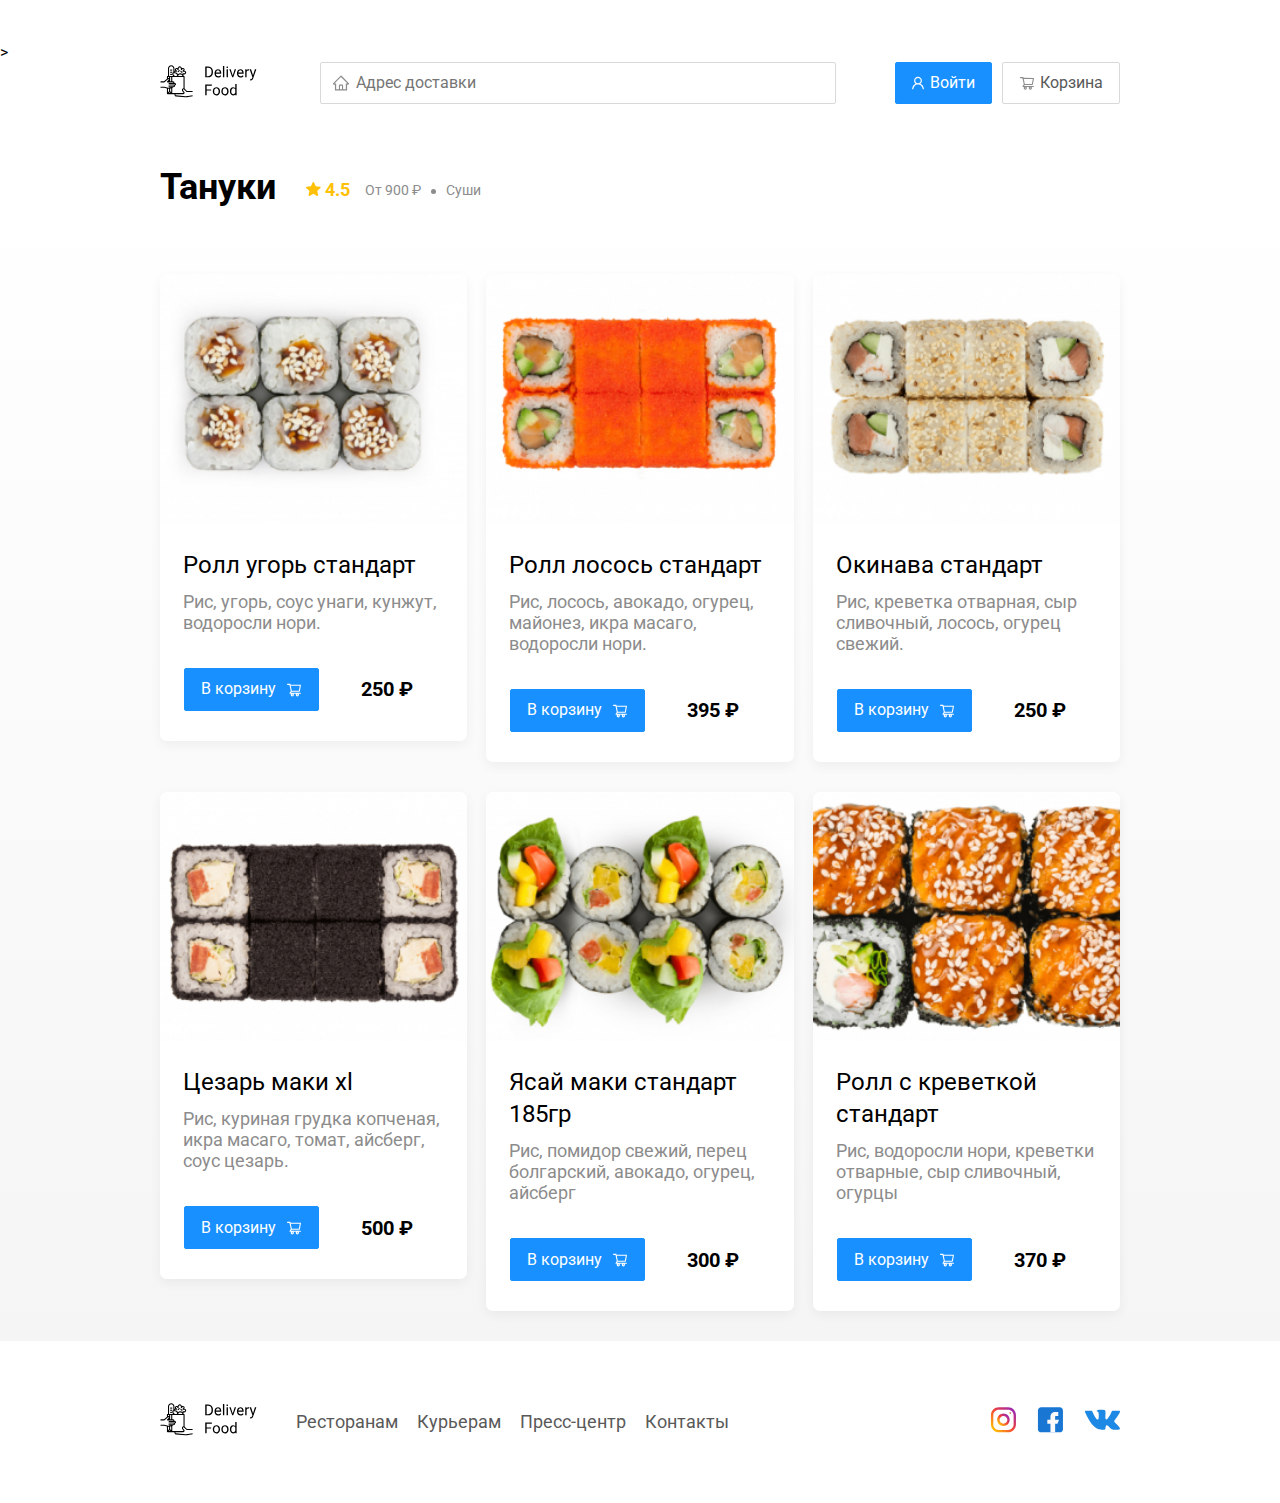
<file: rest.html>
<!DOCTYPE html>
<html lang="ru">
  <head>
    <meta charset="UTF-8" />
    <meta name="viewport" content="width=device-width, initial-scale=1.0" />
    <title>Тануки - доставка еды на дом</title>
    <link
      href="https://fonts.googleapis.com/css?family=Roboto:400,700&display=swap&subset=cyrillic"
      rel="stylesheet"
    />
    <link rel="stylesheet" href="css\animate.css">>
    <link rel="stylesheet" href="css\normalize.css" />
    <link rel="stylesheet" href="css/style.css" />
  </head>
  <body>
    <div class="container">
      <!--Шапка сайта -->
      <header class="header">
        <!--Логотип-->
        <a href="index.html"  class="logo" >
          <img src="img\logo.svg" alt="Logo"/>
        </a>
        <!-- Поиск-->
        <input
          type="text"
          class="input input-address"
          placeholder="Адрес доставки"
        />
        <div class="buttons">
          <button class="button button-primary">
            <img src="img\user.svg" alt="User" class="button-icon" />
            <span class="button-text">Войти</span>
          </button>
          <button class="button" id="cart-button">
            <img src="img\bucket.svg" alt="Shopping Cart" class="button-icon" />
            <span class="button-text">Корзина</span>
          </button>
        </div>
      </header>
    </div>
    <!--container-->

    <main class="main">
      <div class="container">
        <section class="rest">
          <div class="section-heading">
            <h2 class="section-title">Тануки</h2>
            <div class="card-info card-rest">
              <div class="rating">
                <img src="img\star.svg" alt="rating-star" class="star" />
                4.5
              </div>
              <div class="price">От 900 ₽</div>
              <div class="categ">Суши</div>
            </div>
            <!--card-info-->
          </div>
          <div class="cards">
            <div class="card wow slideInUp" data-wow-delay="0.2s">
              <img src="img\sushi1.jpg" alt="Picture1" class="card-image" />
              <div class="card-text">
                <div class="card-heading">
                  <h3 class="card-title card-title-reg">Ролл угорь стандарт</h3>
                </div>
                <!--card-heading-->
                <div class="recipe">
                  Рис, угорь, соус унаги, кунжут, водоросли нори.
                </div>
              </div>
              <div class="card-buttons">
                <button class="button button-primary button-buy">
                  <span class="button-card-text">
                    В корзину
                  </span>
                  <img
                    src="img\icon container.svg"
                    alt="Shopping cart"
                    class="button-card-img"
                  />
                </button>
                <strong class="card-price-bold">
                  250 ₽
                </strong>
              </div>
              <!--card-text-->
            </div>
            <!--card-->
            <div class="card wow slideInUp" data-wow-delay="0.4s">
              <img src="img\sushi2.jpg" alt="Picture1" class="card-image" />
              <div class="card-text">
                <div class="card-heading">
                  <h3 class="card-title card-title-reg">
                    Ролл лосось стандарт
                  </h3>
                </div>
                <!--card-heading-->
                <div class="recipe">
                  Рис, лосось, авокадо, огурец, майонез, икра масаго, водоросли
                  нори.
                </div>
              </div>
              <div class="card-buttons">
                <button class="button button-primary button-buy">
                  <span class="button-card-text">
                    В корзину
                  </span>
                  <img
                    src="img\icon container.svg"
                    alt="Shopping cart"
                    class="button-card-img"
                  />
                </button>
                <strong class="card-price-bold">
                  395 ₽
                </strong>
              </div>
              <!--card-text-->
            </div>
            <!--card-->
            <div class="card  wow slideInUp" data-wow-delay="0.6s">
              <img src="img\sushi3.jpg" alt="Picture1" class="card-image" />
              <div class="card-text">
                <div class="card-heading">
                  <h3 class="card-title card-title-reg">Окинава стандарт</h3>
                </div>
                <!--card-heading-->
                <div class="recipe">
                  Рис, креветка отварная, сыр сливочный, лосось, огурец свежий.
                </div>
              </div>
              <div class="card-buttons">
                <button class="button button-primary button-buy">
                  <span class="button-card-text">
                    В корзину
                  </span>
                  <img
                    src="img\icon container.svg"
                    alt="Shopping cart"
                    class="button-card-img"
                  />
                </button>
                <strong class="card-price-bold">
                  250 ₽
                </strong>
              </div>
              <!--card-text-->
            </div>
            <!--card-->
            <div class="card wow slideInUp" data-wow-delay="0.2s">
              <img src="img\sushi4.jpg" alt="Picture1" class="card-image" />
              <div class="card-text">
                <div class="card-heading">
                  <h3 class="card-title card-title-reg">Цезарь маки xl</h3>
                </div>
                <!--card-heading-->
                <div class="recipe">
                  Рис, куриная грудка копченая, икра масаго, томат, айсберг,
                  соус цезарь.
                </div>
              </div>
              <div class="card-buttons">
                <button class="button button-primary button-buy">
                  <span class="button-card-text">
                    В корзину
                  </span>
                  <img
                    src="img\icon container.svg"
                    alt="Shopping cart"
                    class="button-card-img"
                  />
                </button>
                <strong class="card-price-bold">
                  500 ₽
                </strong>
              </div>
              <!--card-text-->
            </div>
            <!--card-->
            <div class="card  wow slideInUp" data-wow-delay="0.4s">
              <img src="img\sushi5.jpg" alt="Picture1" class="card-image" />
              <div class="card-text">
                <div class="card-heading">
                  <h3 class="card-title card-title-reg">
                    Ясай маки стандарт 185гр
                  </h3>
                </div>
                <!--card-heading-->
                <div class="recipe">
                  Рис, помидор свежий, перец болгарский, авокадо, огурец,
                  айсберг
                </div>
              </div>
              <div class="card-buttons">
                <button class="button button-primary button-buy">
                  <span class="button-card-text">
                    В корзину
                  </span>
                  <img
                    src="img\icon container.svg"
                    alt="Shopping cart"
                    class="button-card-img"
                  />
                </button>
                <strong class="card-price-bold">
                  300 ₽
                </strong>
              </div>
              <!--card-text-->
            </div>
            <!--card-->
            <div class="card wow slideInUp" data-wow-delay="0.6s">
              <img src="img\sushi6.jpg" alt="Picture1" class="card-image" />
              <div class="card-text">
                <div class="card-heading">
                  <h3 class="card-title card-title-reg">
                    Ролл с креветкой стандарт
                  </h3>
                </div>
                <!--card-heading-->
                <div class="recipe">
                  Рис, водоросли нори, креветки отварные, сыр сливочный, огурцы
                </div>
              </div>
              <div class="card-buttons">
                <button class="button button-primary button-buy">
                  <span class="button-card-text">
                    В корзину
                  </span>
                  <img
                    src="img\icon container.svg"
                    alt="Shopping cart"
                    class="button-card-img"
                  />
                </button>
                <strong class="card-price-bold">
                  370 ₽
                </strong>
              </div>
              <!--card-text-->
            </div>
            <!--card-->
          </div>
          <!--cards-->
        </section>
      </div>
    </main>
    <footer class="footer">
      <div class="container">
        <div class="footer-block">
          <a href="index.html">
            <img src="img\logo.svg" alt="logo" class="logo footer-logo" />
          </a>
          <nav class="footer-nav">
            <a href="#" class="footer-link">Ресторанам</a>
            <a href="#" class="footer-link">Курьерам</a>
            <a href="#" class="footer-link">Пресс-центр</a>
            <a href="#" class="footer-link">Контакты</a>
          </nav>
          <div class="social-links">
            <a href="#" class="social-link"
              ><img src="img\insta.svg" alt="insta"
            /></a>
            <a href="#" class="social-link"
              ><img src="img\fb.svg" alt="fb"
            /></a>
            <a href="#" class="social-link"
              ><img src="img\vk.svg" alt="vk"
            /></a>
          </div>
        </div>
      </div>
    </footer>
    <div class="modal">
      <div class="modal-dialog">
        <div class="modal-header">
          <h3 class="modal-title">Корзина</h3>
          <button class="close">
            &times;
          </button>
        </div>
        <div class="modal-body">
          <div class="food-row">
            <span class="foods-name">Ролл угорь стандарт</span>
            <strong class="food-price">250 ₽</strong>
            <div class="food-counter">
              <button class="counter-button">-</button>
              <span class="counter">1</span>
              <button class="counter-button">+</button>
            </div>
          </div>
          <!--  -->
          <div class="food-row">
            <span class="foods-name">Ролл угорь стандарт</span>
            <strong class="food-price">250 ₽</strong>
            <div class="food-counter">
              <button class="counter-button">-</button>
              <span class="counter">1</span>
              <button class="counter-button">+</button>
            </div>
          </div>
          <div class="food-row">
            <span class="foods-name">Ролл угорь стандарт</span>
            <strong class="food-price">250 ₽</strong>
            <div class="food-counter">
              <button class="counter-button">-</button>
              <span class="counter">1</span>
              <button class="counter-button">+</button>
            </div>
          </div>
          <div class="food-row">
            <span class="foods-name">Ролл угорь стандарт</span>
            <strong class="food-price">250 ₽</strong>
            <div class="food-counter">
              <button class="counter-button">-</button>
              <span class="counter">1</span>
              <button class="counter-button">+</button>
            </div>
          </div>
          <div class="food-row">
            <span class="foods-name">Ролл угорь стандарт</span>
            <strong class="food-price">250 ₽</strong>
            <div class="food-counter">
              <button class="counter-button">-</button>
              <span class="counter">1</span>
              <button class="counter-button">+</button>
            </div>
          </div>
          <div class="modal-footer">
            <span class="price-tag">1250 ₽</span>
            <div class="footer-buttons">
              <button class="button button-primary">Оформить заказ</button>
              <button class="button">Отмена</button>
            </div>
          </div>
        </div>
      </div>
    </div>
    <script src="js\wow.min.js"></script>
    <script src="js\main.js"></script>
  </body>
</html>
</file>
<file: css/style.css>
* {
  box-sizing: border-box;
}
.container {
  max-width: 1200px;
  margin: auto;
}
body {
  font-family: "Roboto", sans-serif;
  padding-top: 44px;
}
.header {
  display: flex;
  align-items: center;
  justify-content: space-between;
  margin-bottom: 40px;
}
.input {
  background: #ffffff;
  border: 1px solid #d9d9d9;
  border-radius: 2px;
  font-size: 16px;
  line-height: 24px;
  padding: 8px;
  padding-left: 35px;
  background-repeat: no-repeat;
  background-position: left 11px center;
}
.input-address {
  flex: 0.8;
  background-image: url(../img/home.svg);
}
.input-search {
  width: 306px;
  background-image: url(../img/search.svg);
  margin-left: auto;
}
.buttons {
  display: flex;
  align-items: center;
}
.button {
  display: flex;
  align-items: center;
  padding: 8px 16px;
  background: #ffffff;
  border: 1px solid #d9d9d9;
  box-sizing: border-box;
  box-shadow: 0px 0px 2px rgba(0, 0, 0, 0.0015);
  border-radius: 2px;
  color: #595959;
  font-size: 16px;
  line-height: 24px;
}
.button-primary {
  background: #1890ff;
  border: 1px solid #1890ff;
  color: #fff;
  margin-right: 10px;
}
.button-icon {
  margin-right: 6px;
  vertical-align: middle;
}
.button-card-text {
  margin-right: 10px;
}
.button-buy {
  margin-left: 24px;
  margin-bottom: 30px;
}
.button-text {
  vertical-align: middle;
}
.front {
  box-shadow: 0px 20px 35px rgba(158, 158, 163, 0.1);
  background: rgb(156, 243, 98) url(../img/pizza_PNG44087.png) no-repeat top
    right -250px / 800px;
  border-radius: 10px;
  padding: 68px 70px;
  margin-bottom: 56px;
}
.front-title {
  font-style: normal;
  font-weight: bold;
  font-size: 39px;
  line-height: 46px;
  color: #302c34;
}
.front-text {
  max-width: 500px;
  font-style: normal;
  font-weight: normal;
  font-size: 24px;
  line-height: 28px;
  color: #302c34;
}
.section-heading {
  display: flex;
  align-items: center;
  margin-bottom: 44px;
}
.section-title {
  font-style: normal;
  font-weight: bold;
  font-size: 36px;
  line-height: 42px;
  margin: 0px;
  margin-right: 30px;
}
.cards {
  display: flex;
  align-items: flex-start;
  flex-wrap: wrap;
  justify-content: space-between;
}
.card {
  background: #ffffff;
  box-shadow: 0px 4px 12px rgba(0, 0, 0, 0.05);
  border-radius: 7px;
  overflow: hidden;
  margin-bottom: 30px;
  flex-basis: 32%;
  text-decoration: none;
}
.card-image {
  width: 100%;
  height: 250px;
  object-fit: cover;
}
.card-text {
  padding-top: 20px;
  padding-bottom: 35px;
  padding-left: 23px;
  padding-right: 23px;
}
.card-heading {
  display: flex;
  align-items: center;
  justify-content: space-between;
}
.card-title {
  margin: 0px;
  font-style: normal;
  font-weight: bold;
  font-size: 24px;
  line-height: 32px;
}
.card-title-reg {
  font-weight: 400;
}
.card-rest {
  margin-top: 30px;
}
.card-price-bold {
  font-style: normal;
  font-weight: bold;
  font-size: 20px;
  line-height: 32px;
  padding-bottom: 30px;
  margin-left: 32px;
}
.card-buttons {
  display: flex;
  align-items: center;
}
.card-tag {
  font-style: normal;
  font-weight: normal;
  font-size: 12px;
  line-height: 20px;
  color: #ffffff;
  background: #262626;
  border-radius: 2px;
  padding: 1px 8px;
}
.card-info {
  display: flex;
  align-items: center;
  flex-wrap: wrap;
  margin-bottom: 24px;
}
.rating {
  margin-right: 26px;
  color: #ffc107;
  font-style: normal;
  font-weight: bold;
  font-size: 18px;
  line-height: 32px;
}
.price,
.categ {
  color: #8c8c8c;
  font-style: normal;
  font-weight: normal;
  font-size: 18px;
  line-height: 32px;
}
.price {
  margin-right: 10px;
}
.categ {
  text-overflow: ellipsis;
  overflow: hidden;
  white-space: nowrap;
  max-width: 150px;
}
.price:after {
  content: "";
  width: 5px;
  height: 5px;
  background-color: #8c8c8c;
  display: inline-block;
  vertical-align: middle;
  border-radius: 50%;
  margin-left: 10px;
}
.main {
  background: linear-gradient(
    180deg,
    rgba(245, 245, 245, 0) 1.04%,
    #f5f5f5 100%
  );
}
.footer {
  padding: 60px 0;
}
.footer-nav {
  margin-left: 35px;
  margin-right: auto;
}
.footer-block {
  display: flex;
  align-items: center;
  justify-content: space-between;
}
.footer-link {
  display: inline-block;
  color: #595959;
  text-decoration: none;
  font-style: normal;
  font-weight: normal;
  font-size: 18px;
  line-height: 21px;
}
.footer-link:not(:last-child) {
  margin-right: 15px;
}
.social-links {
  display: flex;
  align-items: center;
}
.social-link:not(:last-child) {
  margin-right: 21px;
}
.recipe {
  font-style: normal;
  font-weight: normal;
  font-size: 18px;
  line-height: 21px;
  margin-top: 10px;
  color: #8c8c8c;
}

.modal {
  position: fixed;
  left: 0;
  top: 0;
  width: 100%;
  height: 100%;
  background: rgba(0, 0, 0, 0.4);
  display: none;
}
.is-open{
  display: flex;
}
.modal-dialog {
  max-width: 780px;
  width: 95%;
  background: #ffffff;
  border-radius: 5px;
  margin: auto;
  padding: 40px 45px;
}
.modal-header {
  display: flex;
  align-items: center;
  justify-content: space-between;
  margin-bottom: 45px;
}
.modal-title {
  margin: 0;
  font-style: normal;
  font-weight: bold;
  font-size: 36px;
  line-height: 42px;
}
.close {
  font-size: 36px;
  border: none;
  background-color: transparent;
}
.food-row {
  display: flex;
  align-items: flex-start;
  justify-content: space-between;
  padding-bottom: 8px;
  border-bottom: 1px solid #d9d9d9;
  margin-bottom: 15px;
}
.food-name {
  font-style: normal;
  font-weight: normal;
  font-size: 18px;
  line-height: 32px;
}
.food-price {
  margin-left: auto;
  margin-right: 47px;
  font-weight: bold;
  font-size: 20px;
  line-height: 32px;
}
.food-counter {
  display: flex;
  align-items: center;
}
.counter-button {
  width: 39px;
  height: 32px;
  display: flex;
  align-items: center;
  justify-content: center;
  background: #ffffff;
  border: 1px solid #40a9ff;
  box-sizing: border-box;
  border-radius: 2px;
  font-weight: normal;
  font-size: 14px;
  line-height: 22px;
  color: #40a9ff;
}
.counter {
  font-size: 16px;
  line-height: 24px;
  margin-left: 10px;
  margin-right: 10px;
}
.modal-footer {
  display: flex;
  align-items: center;
  justify-content: space-between;
  margin-top: 52px;
}
.footer-buttons {
  display: flex;
  align-items: center;
}
.price-tag {
  background: #262626;
  border-radius: 5px;
  color: #fafafa;
  font-weight: bold;
  font-size: 20px;
  line-height: 23px;
  padding: 15px 20px;
}

@media (max-width: 1366px) {
  .container {
    max-width: 960px;
  }
  .front {
    background-position: center right -500px;
    block-size: 700px;
    height: 400px;
  }
  .rating {
    margin-right: 15px;
  }
  .categ,
  .price {
    font-size: 14px;
  }
}

@media (max-width: 992px) {
  .container {
    max-width: 750px;
  }
  .front {
    padding: 50px;
    background-size: 500px;
    background-position: center right -300px;
  }
  .front-text {
    font-size: 16px;
    max-width: 400px;
  }
  .card {
    flex-basis: 49%;
  }
  .footer-link {
    font-size: 16px;
  }
}
@media (max-width: 768px) {
  .container {
    max-width: 560px;
  }
  .card-title {
    font-size: 18px;
  }
  .card-info {
    flex-wrap: wrap;
  }
  .rating {
    flex-basis: 100%;
  }
  .front {
    background-size: 400px;
    height: 260px;
    background-position: center right -250px;
  }
  .front-title {
    font-size: 24px;
    line-height: 1.4;
  }
  .front-text {
    max-width: 350px;
    margin-top: 0;
  }
}
@media (max-width: 578px) {
  .container {
    width: 90%;
  }
  .header {
    flex-wrap: wrap;
  }
  .input-address {
    order: 5;
    margin-top: 15px;
  }
  .front {
    background-image: none;
  }
  .front-title {
    margin-bottom: 10px;
  }
  .section-title {
    font-size: 20px;
  }
  .card {
    flex-basis: 100%;
  }
  .footer-nav {
    order: 0;
    margin-left: 0;
    margin-right: 0;
    display: flex;
    flex-direction: column;
  }
  .footer {
    padding: 30px;
  }
  .footer-block {
    align-items: flex-start;
  }
  .footer-logo {
    margin-right: 15px;
    order: 1;
  }
  .social-links {
    order: 2;
  }
}

@media (max-width: 480px) {
  .container {
    margin-left: 5%;
  }
  .button-text {
    display: none;
  }
  .button {
    min-height: 40px;
  }
  .button-icon {
    margin-right: 0;
  }
  .section-heading {
    flex-wrap: wrap;
  }
  .front {
    padding: 20px;
  }
  .footer-block {
    flex-wrap: wrap;
    flex-direction: column;
    align-items: center;
  }
  .footer-nav {
    margin-bottom: 20px;
    text-align: center;
  }
  .footer-logo {
    order: 0;
    margin-bottom: 20px;
  }
  .footer-link.footer-link:not(:last-child) {
    margin-right: 0;
  }
}
</file>
